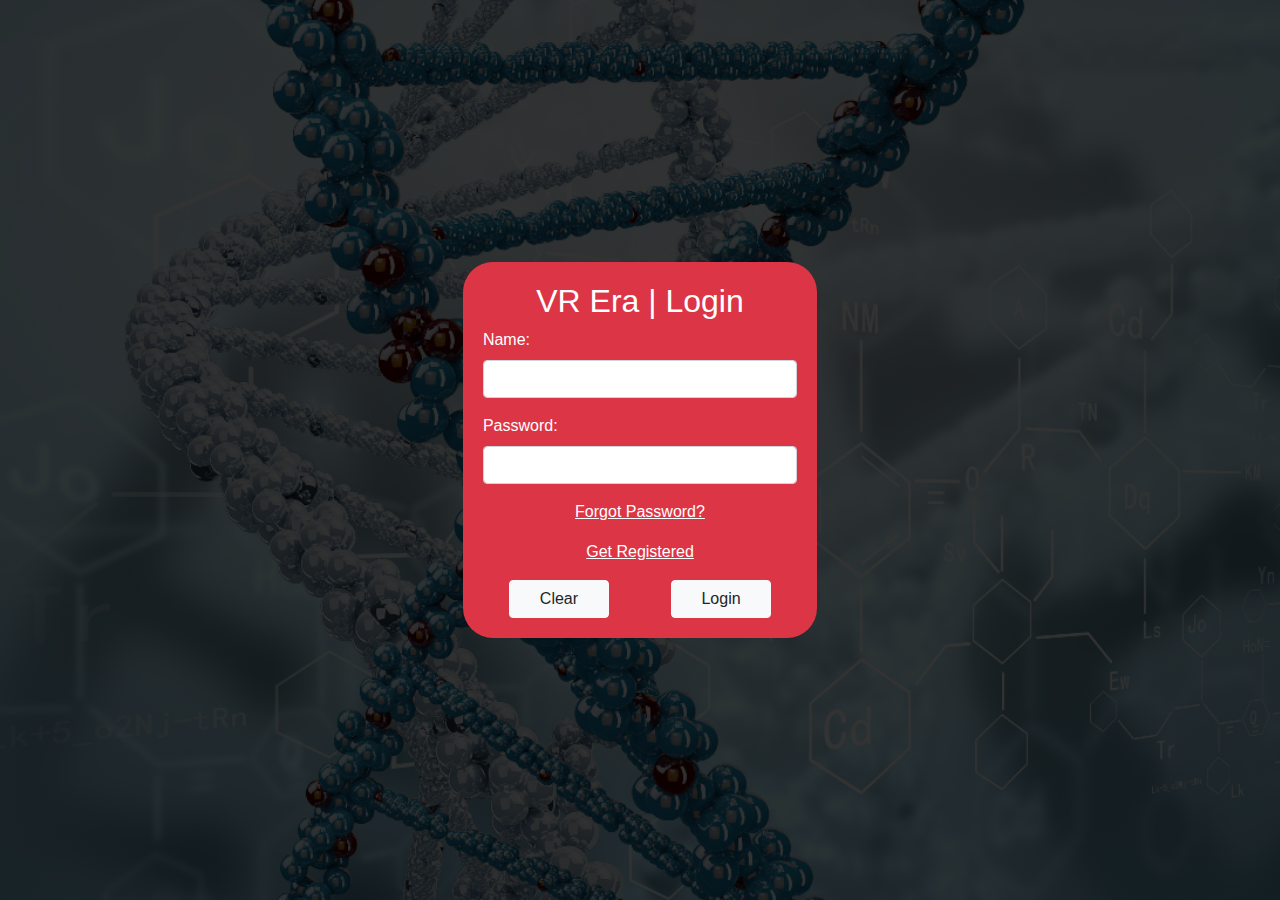
<file: index.html>
<!DOCTYPE html>
<html lang="en">

<head>
    <meta charset="UTF-8">
    <meta name="viewport" content="width=device-width, initial-scale=1.0">
    <!-- Include Bootstrap CSS -->
    <link rel="stylesheet" href="https://maxcdn.bootstrapcdn.com/bootstrap/4.0.0/css/bootstrap.min.css">
    <title>Login | VR Era</title>
    <style>
        body {
            background-image: linear-gradient(rgba(0, 0, 0, 0.8), rgba(0, 0, 0, 0.8)), url('images/loginBg.jpg');
            background-repeat: no-repeat;
            background-size: cover;
        }

        .container {
            display: flex;
            justify-content: center;
            align-items: center;
            height: 100vh;
        }

        .form-container {
            background-color: #dc3545;
            padding: 20px;
            color: #fff;
            border-radius: 30px;
        }

        .form-container a {
            color: #fff;
            text-decoration: underline;
        }
        .rount-button{
            border-radius: 10%;

        }
    </style>
</head>

<body>
    <div class="container">
        <div class="form-container">
            <form>
                <h2 class="text-center">&nbsp &nbsp &nbsp VR Era | Login &nbsp &nbsp &nbsp</h2>
                <div class="form-group">
                    <label for="name" class="text-white">Name:</label>
                    <input type="text" class="form-control" id="name">
                </div>
                <div class="form-group">
                    <label for="password" class="text-white">Password:</label>
                    <input type="password" class="form-control" id="password">
                </div>
                <div class="form-group">
                    <div class="text-center">
                        <a href="#">Forgot Password?</a>
                    </div>
                </div>
                <div class="form-group">
                    <div class="text-center">
                        <a href="#">Get Registered</a>
                    </div>
                </div>
                <div class="form-row">
                    <div class="col text-center">
                        <button type="button" class="btn btn-light round-btn" onclick="clearFields()" >&nbsp &nbsp Clear &nbsp &nbsp</button>
                    </div>
                    <div class="col text-center">
                        <button type="button" class="btn btn-light round-btn">&nbsp &nbsp Login &nbsp &nbsp</button>
                    </div>
                </div>
            </form>
        </div>
    </div>

    <!-- Include Bootstrap JS -->
    <script src="https://maxcdn.bootstrapcdn.com/bootstrap/4.0.0/js/bootstrap.min.js"></script>

    <!--Include javascript-->
    <script>
        function clearFields() {
            document.getElementById("name").value = "";
            document.getElementById("password").value = "";
        }
    </script>

</body>

</html>
</file>
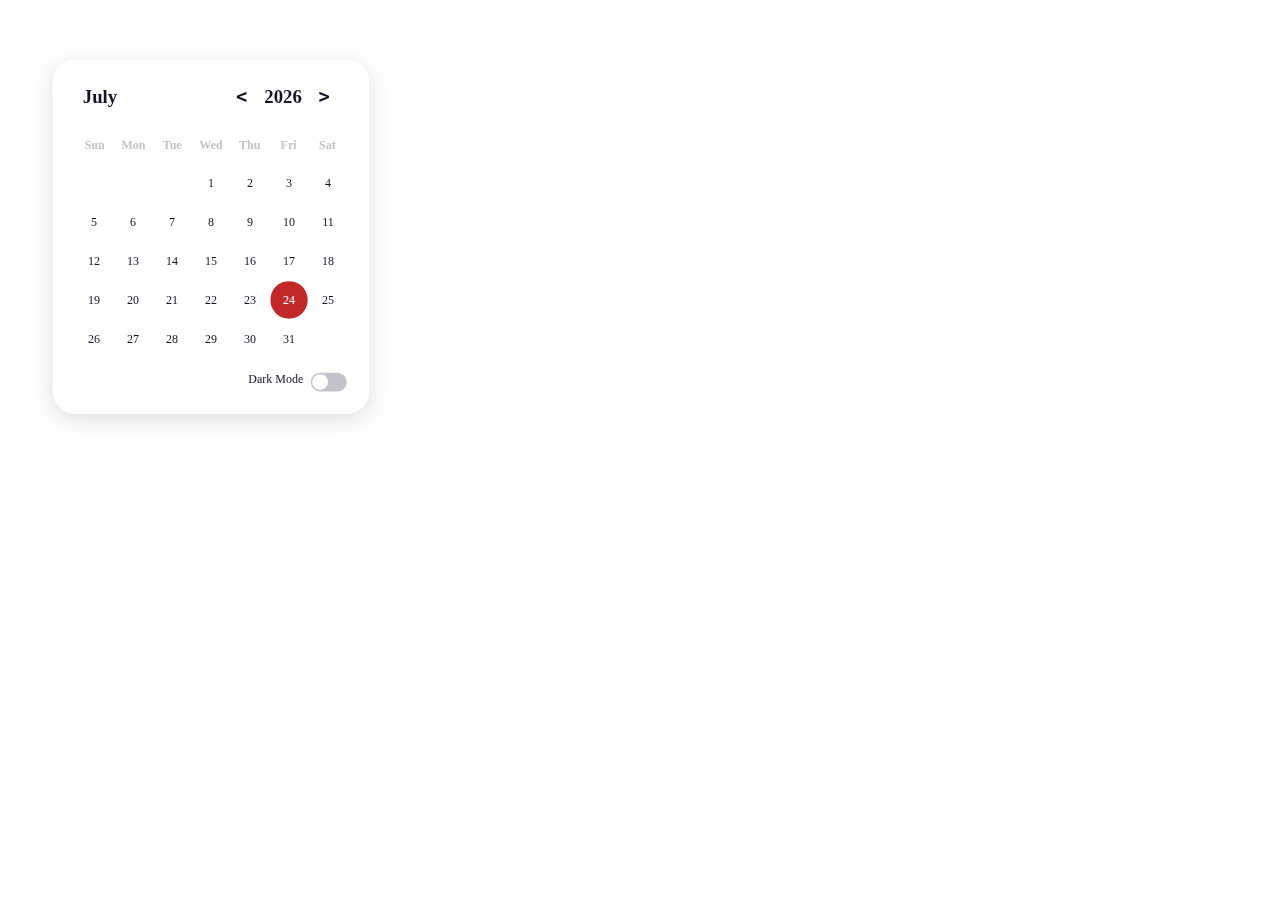
<file: calender/index.html>
<!DOCTYPE html>
<html lang="en">

<head>
    <meta charset="UTF-8">
    <meta name="viewport" content="width=device-width, initial-scale=1.0">
    <title>
        Calendar
    </title>
    <link rel="stylesheet" href="app.css">
</head>

<body class="light">

    <div class="calendar">
        <div class="calendar-header">
            <span class="month-picker" id="month-picker">February</span>
            <div class="year-picker">
                <span class="year-change" id="prev-year">
                    <pre><</pre>
                </span>
                <span id="year">2021</span>
                <span class="year-change" id="next-year">
                    <pre>></pre>
                </span>
            </div>
        </div>
        <div class="calendar-body">
            <div class="calendar-week-day">
                <div>Sun</div>
                <div>Mon</div>
                <div>Tue</div>
                <div>Wed</div>
                <div>Thu</div>
                <div>Fri</div>
                <div>Sat</div>
            </div>
            <div class="calendar-days"></div>
        </div>
        <div class="calendar-footer">
            <div class="toggle">
                <span>Dark Mode</span>
                <div class="dark-mode-switch">
                    <div class="dark-mode-switch-ident"></div>
                </div>
            </div>
        </div>
        <div class="month-list"></div>
    </div>

    <script src="app.js"></script>
</body>

</html>
</file>
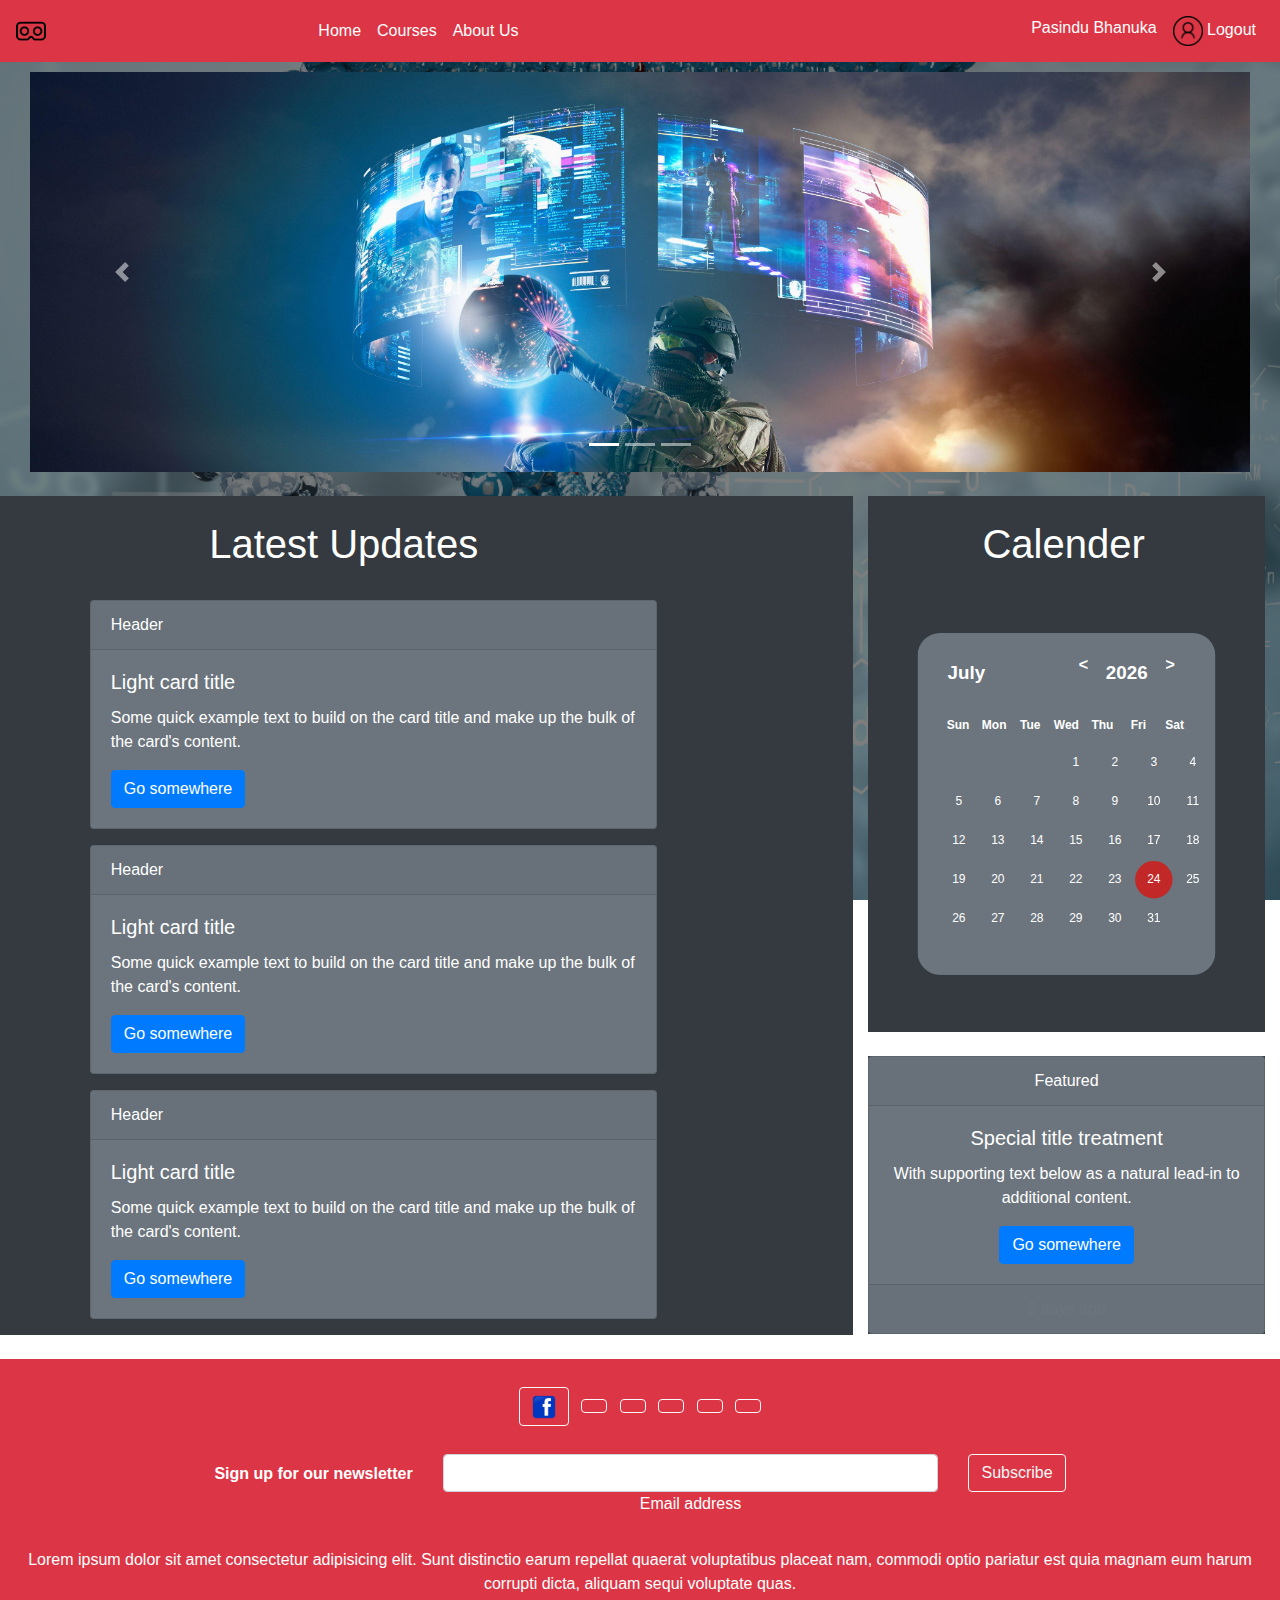
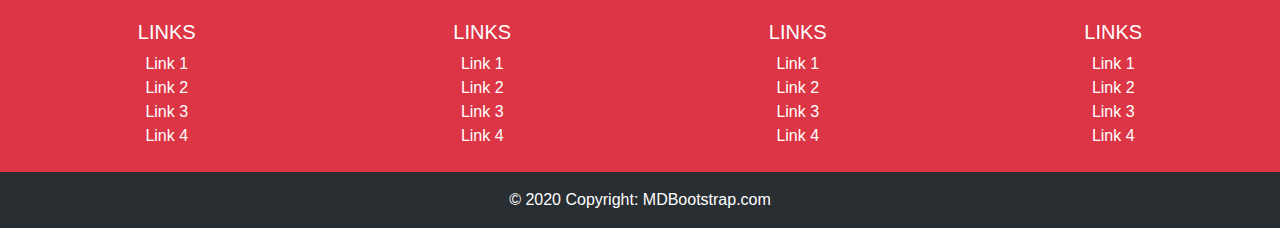
<file: home.html>
<!DOCTYPE html>
<html>
  <head>
    <link
      rel="stylesheet"
      href="https://maxcdn.bootstrapcdn.com/bootstrap/4.3.1/css/bootstrap.min.css"
    />
    <link rel="stylesheet" href="calender/app.css" />
    <title>Welcome to VR Era</title>
    <style>
      body {
        background-image: linear-gradient(
            rgba(0, 0, 0, 0.5),
            rgba(0, 0, 0, 0.5)
          ),
          url("images/loginBg.jpg");
        background-repeat: no-repeat;
        background-size: cover;
        background-attachment: fixed;
      }

      .colorize-image {
        filter: grayscale(100%) brightness(200%);
      }

      .carousel-item {
        height: 400px;
        /* Adjust the height as desired */
      }
    </style>
  </head>

  <body>
    <!--Navbar starts here-->

    <nav class="navbar navbar-expand-lg navbar-light bg-danger fixed-top">
      <a class="navbar-brand" href="#">
        <img
          src="images/VR_icon.png"
          width="30"
          height="30"
          alt="Logo"
          class="colorize-image"
        />
      </a>

      <div class="collapse navbar-collapse" id="navbarNav">
        <ul class="navbar-nav mx-auto">
          <li class="nav-item">
            <a class="nav-link text-white" href="#">Home</a>
          </li>
          <li class="nav-item">
            <a class="nav-link text-white" href="#">Courses</a>
          </li>
          <li class="nav-item">
            <a class="nav-link text-white" href="#">About Us</a>
          </li>
        </ul>
        <ul class="navbar-nav ml-auto">
          <li class="nav-item">
            <a class="nav-link text-white" href="#"> Pasindu Bhanuka </a>
          </li>
          <li class="nav-item">
            <a class="nav-link text-white" href="#">
              <img
                src="images/profile_icon.png"
                width="30"
                height="30"
                alt="Profile Picture"
              />
              Logout
            </a>
          </li>
        </ul>
      </div>
    </nav>

    <!--Navbar Ends Here-->
    <br /><br /><br />
    <!--Gallery starts here-->

    <div class="container-fluid">
      <div class="col-md-12">
        <div
          id="carouselExampleIndicators"
          class="carousel slide"
          data-ride="carousel"
          background-color="#FFF"
        >
          <ol class="carousel-indicators">
            <li
              data-target="#carouselExampleIndicators"
              data-slide-to="0"
              class="active"
            ></li>
            <li data-target="#carouselExampleIndicators" data-slide-to="1"></li>
            <li data-target="#carouselExampleIndicators" data-slide-to="2"></li>
          </ol>
          <div class="carousel-inner">
            <div class="carousel-item active">
              <img
                class="d-block w-100"
                src="images/content_img_1.jpg"
                border-radius="30px"
                alt="First slide"
              />
            </div>
            <div class="carousel-item">
              <img
                class="d-block w-100"
                src="images/content_img_2.jpg"
                alt="Second slide"
                border-radius="30px"
              />
            </div>
            <div class="carousel-item">
              <img
                class="d-block w-100"
                src="images/content_img_3.jpg"
                alt="Third slide"
                border-radius="30px"
              />
            </div>
          </div>
          <a
            class="carousel-control-prev"
            href="#carouselExampleIndicators"
            role="button"
            data-slide="prev"
          >
            <span class="carousel-control-prev-icon" aria-hidden="true"></span>
            <span class="sr-only">Previous</span>
          </a>
          <a
            class="carousel-control-next"
            href="#carouselExampleIndicators"
            role="button"
            data-slide="next"
          >
            <span class="carousel-control-next-icon" aria-hidden="true"></span>
            <span class="sr-only">Next</span>
          </a>
        </div>
      </div>
    </div>

    <!--Gallery ends here-->

    <br />

    <!--Content starts here-->
    <div class="container-fluid">
      <div class="row">
        <!--Latest updates starts here-->
        <div class="col-md-7 bg-dark">
          <div class="container-fluid">
            <!--Latest update title-->
            <div class="row">
              <div class="col-sm-3"></div>
              <div class="col-sm-6">
                <br />
                <h1 class="text-white">Latest Updates</h1>
              </div>
            </div>
            <!--Latest update title ends-->

            <br />

            <!--Update 1-->
            <div class="row">
              <div class="col-sm-1"></div>
              <div class="col-sm-10">
                <div class="card bg-secondary mb-3">
                  <div class="card-header text-white">Header</div>
                  <div class="card-body text-white">
                    <h5 class="card-title">Light card title</h5>
                    <p class="card-text">
                      Some quick example text to build on the card title and
                      make up the bulk of the card's content.
                    </p>
                    <a href="#" class="btn btn-primary">Go somewhere</a>
                  </div>
                </div>
              </div>
            </div>
            <!--update 1 ends-->

            <!--Update 2-->
            <div class="row">
              <div class="col-sm-1"></div>
              <div class="col-sm-10">
                <div class="card bg-secondary mb-3">
                  <div class="card-header text-white">Header</div>
                  <div class="card-body">
                    <h5 class="card-title text-white">Light card title</h5>
                    <p class="card-text text-white">
                      Some quick example text to build on the card title and
                      make up the bulk of the card's content.
                    </p>
                    <a href="#" class="btn btn-primary">Go somewhere</a>
                  </div>
                </div>
              </div>
            </div>
            <!--update 2 ends-->

            <!--Update 3-->
            <div class="row">
              <div class="col-sm-1"></div>
              <div class="col-sm-10">
                <div class="card bg-secondary mb-3">
                  <div class="card-header text-white">Header</div>
                  <div class="card-body">
                    <h5 class="card-title text-white">Light card title</h5>
                    <p class="card-text text-white">
                      Some quick example text to build on the card title and
                      make up the bulk of the card's content.
                    </p>
                    <a href="#" class="btn btn-primary">Go somewhere</a>
                  </div>
                </div>
              </div>
            </div>
            <!--update 3 ends-->
          </div>
        </div>

        <!--Latest updates ends here-->

        <div class="col-md-1 bg-dark"></div>

        <!--Right side starts here-->
        <div class="col-md-4">
          <div class="container-fluid bg-dark">
            <!--Calender title-->
            <div class="row">
              <div class="col-sm-3"></div>
              <div class="col-sm-6">
                <br />
                <h1 class="text-white">Calender</h1>
              </div>
            </div>
            <!--Calender title ends-->

            <!--calender-->
            <div class="row">
              <div class="calendar bg-secondary">
                <div class="calendar-header text-white">
                  <span class="month-picker" id="month-picker">February</span>
                  <div class="year-picker">
                    <span class="year-change" id="prev-year">
                      <pre class="text-white"><</pre>
                    </span>
                    <span id="year">2021</span>
                    <span class="year-change" id="next-year">
                      <pre class="text-white">></pre>
                    </span>
                  </div>
                </div>
                <div class="calendar-body text-white">
                  <div class="calendar-week-day">
                    <div>Sun</div>
                    <div>Mon</div>
                    <div>Tue</div>
                    <div>Wed</div>
                    <div>Thu</div>
                    <div>Fri</div>
                    <div>Sat</div>
                  </div>
                  <div class="calendar-days"></div>
                </div>
                <div class="calendar-footer"></div>
                <div class="month-list text-white"></div>
              </div>
            </div>
            <!--End of calender-->
          </div>
          <br />
          <!--Reviews starts here-->
          <div class="container-fluid bg-dark">
            <div class="row">
              <div class="card text-center bg-secondary">
                <div class="card-header text-white">Featured</div>
                <div class="card-body">
                  <h5 class="card-title text-white">Special title treatment</h5>
                  <p class="card-text text-white">
                    With supporting text below as a natural lead-in to
                    additional content.
                  </p>
                  <a href="#" class="btn btn-primary">Go somewhere</a>
                </div>
                <div class="card-footer text-muted">2 days ago</div>
              </div>
            </div>
          </div>
          <!--Reviews ends here-->
        </div>
        <!--Right side ends here-->
      </div>
    </div>

    <!--Content ends here-->

    <br />

    <!-- Footer -->
    <footer class="bg-dark text-center text-white">
      <!-- Grid container -->
      <div class="container-fluid p-4 bg-danger">
        <!-- Section: Social media -->
        <section class="mb-4">
          <!-- Facebook -->
          <a
            class="btn btn-outline-light btn-floating m-1"
            href="#!"
            role="button"
            ><img src="images/facebook-icon.png" width="24px" height="24px"
          /></a>

          <!-- Twitter -->
          <a
            class="btn btn-outline-light btn-floating m-1"
            href="#!"
            role="button"
            ><i class="fab fa-twitter"></i
          ></a>

          <!-- Google -->
          <a
            class="btn btn-outline-light btn-floating m-1"
            href="#!"
            role="button"
            ><i class="fab fa-google"></i
          ></a>

          <!-- Instagram -->
          <a
            class="btn btn-outline-light btn-floating m-1"
            href="#!"
            role="button"
            ><i class="fab fa-instagram"></i
          ></a>

          <!-- Linkedin -->
          <a
            class="btn btn-outline-light btn-floating m-1"
            href="#!"
            role="button"
            ><i class="fab fa-linkedin-in"></i
          ></a>

          <!-- Github -->
          <a
            class="btn btn-outline-light btn-floating m-1"
            href="#!"
            role="button"
            ><i class="fab fa-github"></i
          ></a>
        </section>
        <!-- Section: Social media -->

        <!-- Section: Form -->
        <section class="">
          <form action="">
            <!--Grid row-->
            <div class="row d-flex justify-content-center">
              <!--Grid column-->
              <div class="col-auto">
                <p class="pt-2">
                  <strong>Sign up for our newsletter</strong>
                </p>
              </div>
              <!--Grid column-->

              <!--Grid column-->
              <div class="col-md-5 col-12">
                <!-- Email input -->
                <div class="form-outline form-white mb-4">
                  <input
                    type="email"
                    id="form5Example21"
                    class="form-control"
                  />
                  <label class="form-label" for="form5Example21"
                    >Email address</label
                  >
                </div>
              </div>
              <!--Grid column-->

              <!--Grid column-->
              <div class="col-auto">
                <!-- Submit button -->
                <button type="submit" class="btn btn-outline-light mb-4">
                  Subscribe
                </button>
              </div>
              <!--Grid column-->
            </div>
            <!--Grid row-->
          </form>
        </section>
        <!-- Section: Form -->

        <!-- Section: Text -->
        <section class="mb-4">
          <p>
            Lorem ipsum dolor sit amet consectetur adipisicing elit. Sunt
            distinctio earum repellat quaerat voluptatibus placeat nam, commodi
            optio pariatur est quia magnam eum harum corrupti dicta, aliquam
            sequi voluptate quas.
          </p>
        </section>
        <!-- Section: Text -->

        <!-- Section: Links -->
        <section class="">
          <!--Grid row-->
          <div class="row">
            <!--Grid column-->
            <div class="col-lg-3 col-md-6 mb-4 mb-md-0">
              <h5 class="text-uppercase">Links</h5>

              <ul class="list-unstyled mb-0">
                <li>
                  <a href="#!" class="text-white">Link 1</a>
                </li>
                <li>
                  <a href="#!" class="text-white">Link 2</a>
                </li>
                <li>
                  <a href="#!" class="text-white">Link 3</a>
                </li>
                <li>
                  <a href="#!" class="text-white">Link 4</a>
                </li>
              </ul>
            </div>
            <!--Grid column-->

            <!--Grid column-->
            <div class="col-lg-3 col-md-6 mb-4 mb-md-0">
              <h5 class="text-uppercase">Links</h5>

              <ul class="list-unstyled mb-0">
                <li>
                  <a href="#!" class="text-white">Link 1</a>
                </li>
                <li>
                  <a href="#!" class="text-white">Link 2</a>
                </li>
                <li>
                  <a href="#!" class="text-white">Link 3</a>
                </li>
                <li>
                  <a href="#!" class="text-white">Link 4</a>
                </li>
              </ul>
            </div>
            <!--Grid column-->

            <!--Grid column-->
            <div class="col-lg-3 col-md-6 mb-4 mb-md-0">
              <h5 class="text-uppercase">Links</h5>

              <ul class="list-unstyled mb-0">
                <li>
                  <a href="#!" class="text-white">Link 1</a>
                </li>
                <li>
                  <a href="#!" class="text-white">Link 2</a>
                </li>
                <li>
                  <a href="#!" class="text-white">Link 3</a>
                </li>
                <li>
                  <a href="#!" class="text-white">Link 4</a>
                </li>
              </ul>
            </div>
            <!--Grid column-->

            <!--Grid column-->
            <div class="col-lg-3 col-md-6 mb-4 mb-md-0">
              <h5 class="text-uppercase">Links</h5>

              <ul class="list-unstyled mb-0">
                <li>
                  <a href="#!" class="text-white">Link 1</a>
                </li>
                <li>
                  <a href="#!" class="text-white">Link 2</a>
                </li>
                <li>
                  <a href="#!" class="text-white">Link 3</a>
                </li>
                <li>
                  <a href="#!" class="text-white">Link 4</a>
                </li>
              </ul>
            </div>
            <!--Grid column-->
          </div>
          <!--Grid row-->
        </section>
        <!-- Section: Links -->
      </div>
      <!-- Grid container -->

      <!-- Copyright -->
      <div class="text-center p-3" style="background-color: rgba(0, 0, 0, 0.2)">
        © 2020 Copyright:
        <a class="text-white" href="https://mdbootstrap.com/"
          >MDBootstrap.com</a
        >
      </div>
      <!-- Copyright -->
    </footer>
    <!-- Footer -->

    <script src="https://ajax.googleapis.com/ajax/libs/jquery/3.4.1/jquery.min.js"></script>
    <script src="https://cdnjs.cloudflare.com/ajax/libs/popper.js/1.14.7/umd/popper.min.js"></script>
    <script src="https://maxcdn.bootstrapcdn.com/bootstrap/4.3.1/js/bootstrap.min.js"></script>
    <script src="calender/app.js"></script>
    <script src="interface.js"></script>
  </body>
</html>
</file>
<file: calender/app.css>
:root {
    --dark-body: #4d4c5a;
    --dark-main: #141529;
    --dark-second: #79788c;
    --dark-hover: #323048;
    --dark-text: #f8fbff;

    --light-body: #f3f8fe;
    --light-main: #fdfdfd;
    --light-second: #c3c2c8;
    --light-hover: #edf0f5;
    --light-text: #151426;

    --blue: #c22828;
    --white: #fff;

    --shadow: rgba(100, 100, 111, 0.2) 0px 7px 29px 0px;

}

.dark {
    --bg-body: var(--dark-body);
    --bg-main: var(--dark-main);
    --bg-second: var(--dark-second);
    --color-hover: var(--dark-hover);
    --color-txt: var(--dark-text);
}

.light {
    --bg-body: var(--light-body);
    --bg-main: var(--light-main);
    --bg-second: var(--light-second);
    --color-hover: var(--light-hover);
    --color-txt: var(--light-text);
}

* {
    padding: 0;
    margin: 0;
    box-sizing: border-box;
}

html,
body {
    height: 100vh;
    display: grid;
    /*background-color: var(--bg-body);*/
}

.calendar {
    height: max-content;
    width: max-content;
    background-color: #FFF;
    border-radius: 30px;
    padding: 20px;
    /*position: static;*/
    overflow: hidden;
    transform: scale(0.75); 
}

.light .calendar {
    box-shadow: var(--shadow);
}

.calendar-header {
    display: flex;
    justify-content: space-between;
    align-items: center;
    font-size: 25px;
    font-weight: 600;
    color: var(--color-txt);
    padding: 10px;
}

.calendar-body {
    padding: 10px;
}

.calendar-week-day {
    height: 50px;
    display: grid;
    grid-template-columns: repeat(7, 1fr);
    font-weight: 600;
}

.calendar-week-day div {
    display: grid;
    place-items: center;
    color: var(--bg-second);
}

.calendar-days {
    display: grid;
    grid-template-columns: repeat(7, 1fr);
    gap: 2px;
    color: var(--color-txt);
}

.calendar-days div {
    width: 50px;
    height: 50px;
    display: flex;
    align-items: center;
    justify-content: center;
    padding: 5px;
    position: relative;
    cursor: pointer;
    animation: to-top 1s forwards;
    /* border-radius: 50%; */
}

.calendar-days div span {
    position: absolute;
}

.calendar-days div:hover span {
    transition: width 0.2s ease-in-out, height 0.2s ease-in-out;
}

.calendar-days div span:nth-child(1),
.calendar-days div span:nth-child(3) {
    width: 2px;
    height: 0;
    background-color: var(--color-txt);
}

.calendar-days div:hover span:nth-child(1),
.calendar-days div:hover span:nth-child(3) {
    height: 100%;
}

.calendar-days div span:nth-child(1) {
    bottom: 0;
    left: 0;
}

.calendar-days div span:nth-child(3) {
    top: 0;
    right: 0;
}

.calendar-days div span:nth-child(2),
.calendar-days div span:nth-child(4) {
    width: 0;
    height: 2px;
    background-color: var(--color-txt);
}

.calendar-days div:hover span:nth-child(2),
.calendar-days div:hover span:nth-child(4) {
    width: 100%;
}

.calendar-days div span:nth-child(2) {
    top: 0;
    left: 0;
}

.calendar-days div span:nth-child(4) {
    bottom: 0;
    right: 0;
}

.calendar-days div:hover span:nth-child(2) {
    transition-delay: 0.2s;
}

.calendar-days div:hover span:nth-child(3) {
    transition-delay: 0.4s;
}

.calendar-days div:hover span:nth-child(4) {
    transition-delay: 0.6s;
}

.calendar-days div.curr-date,
.calendar-days div.curr-date:hover {
    background-color: var(--blue);
    color: var(--white);
    border-radius: 50%;
}

.calendar-days div.curr-date span {
    display: none;
}

.month-picker {
    padding: 5px 10px;
    border-radius: 10px;
    cursor: pointer;
}

.month-picker:hover {
    background-color: var(--color-hover);
}

.year-picker {
    display: flex;
    align-items: center;
}

.year-change {
    height: 40px;
    width: 40px;
    border-radius: 50%;
    display: grid;
    place-items: center;
    margin: 0 10px;
    cursor: pointer;
}

.year-change:hover {
    background-color: var(--color-hover);
}

.calendar-footer {
    padding: 10px;
    display: flex;
    justify-content: flex-end;
    align-items: center;
}

.toggle {
    display: flex;
}

.toggle span {
    margin-right: 10px;
    color: var(--color-txt);
}

.dark-mode-switch {
    position: relative;
    width: 48px;
    height: 25px;
    border-radius: 14px;
    background-color: var(--bg-second);
    cursor: pointer;
}

.dark-mode-switch-ident {
    width: 21px;
    height: 21px;
    border-radius: 50%;
    background-color: var(--bg-main);
    position: absolute;
    top: 2px;
    left: 2px;
    transition: left 0.2s ease-in-out;
}

.dark .dark-mode-switch .dark-mode-switch-ident {
    top: 2px;
    left: calc(2px + 50%);
}

.month-list {
    position: absolute;
    width: 100%;
    height: 100%;
    top: 0;
    left: 0;
    background-color: var(--bg-main);
    padding: 20px;
    grid-template-columns: repeat(3, auto);
    gap: 5px;
    display: grid;
    transform: scale(1.5);
    visibility: hidden;
    pointer-events: none;
}

.month-list.show {
    transform: scale(1);
    visibility: visible;
    pointer-events: visible;
    transition: all 0.2s ease-in-out;
}

.month-list > div {
    display: grid;
    place-items: center;
}

.month-list > div > div {
    width: 100%;
    padding: 5px 20px;
    border-radius: 10px;
    text-align: center;
    cursor: pointer;
    color: var(--color-txt);
}

.month-list > div > div:hover {
    background-color: var(--color-hover);
}

@keyframes to-top {
    0% {
        transform: translateY(100%);
        opacity: 0;
    }
    100% {
        transform: translateY(0);
        opacity: 1;
    }
}
</file>
